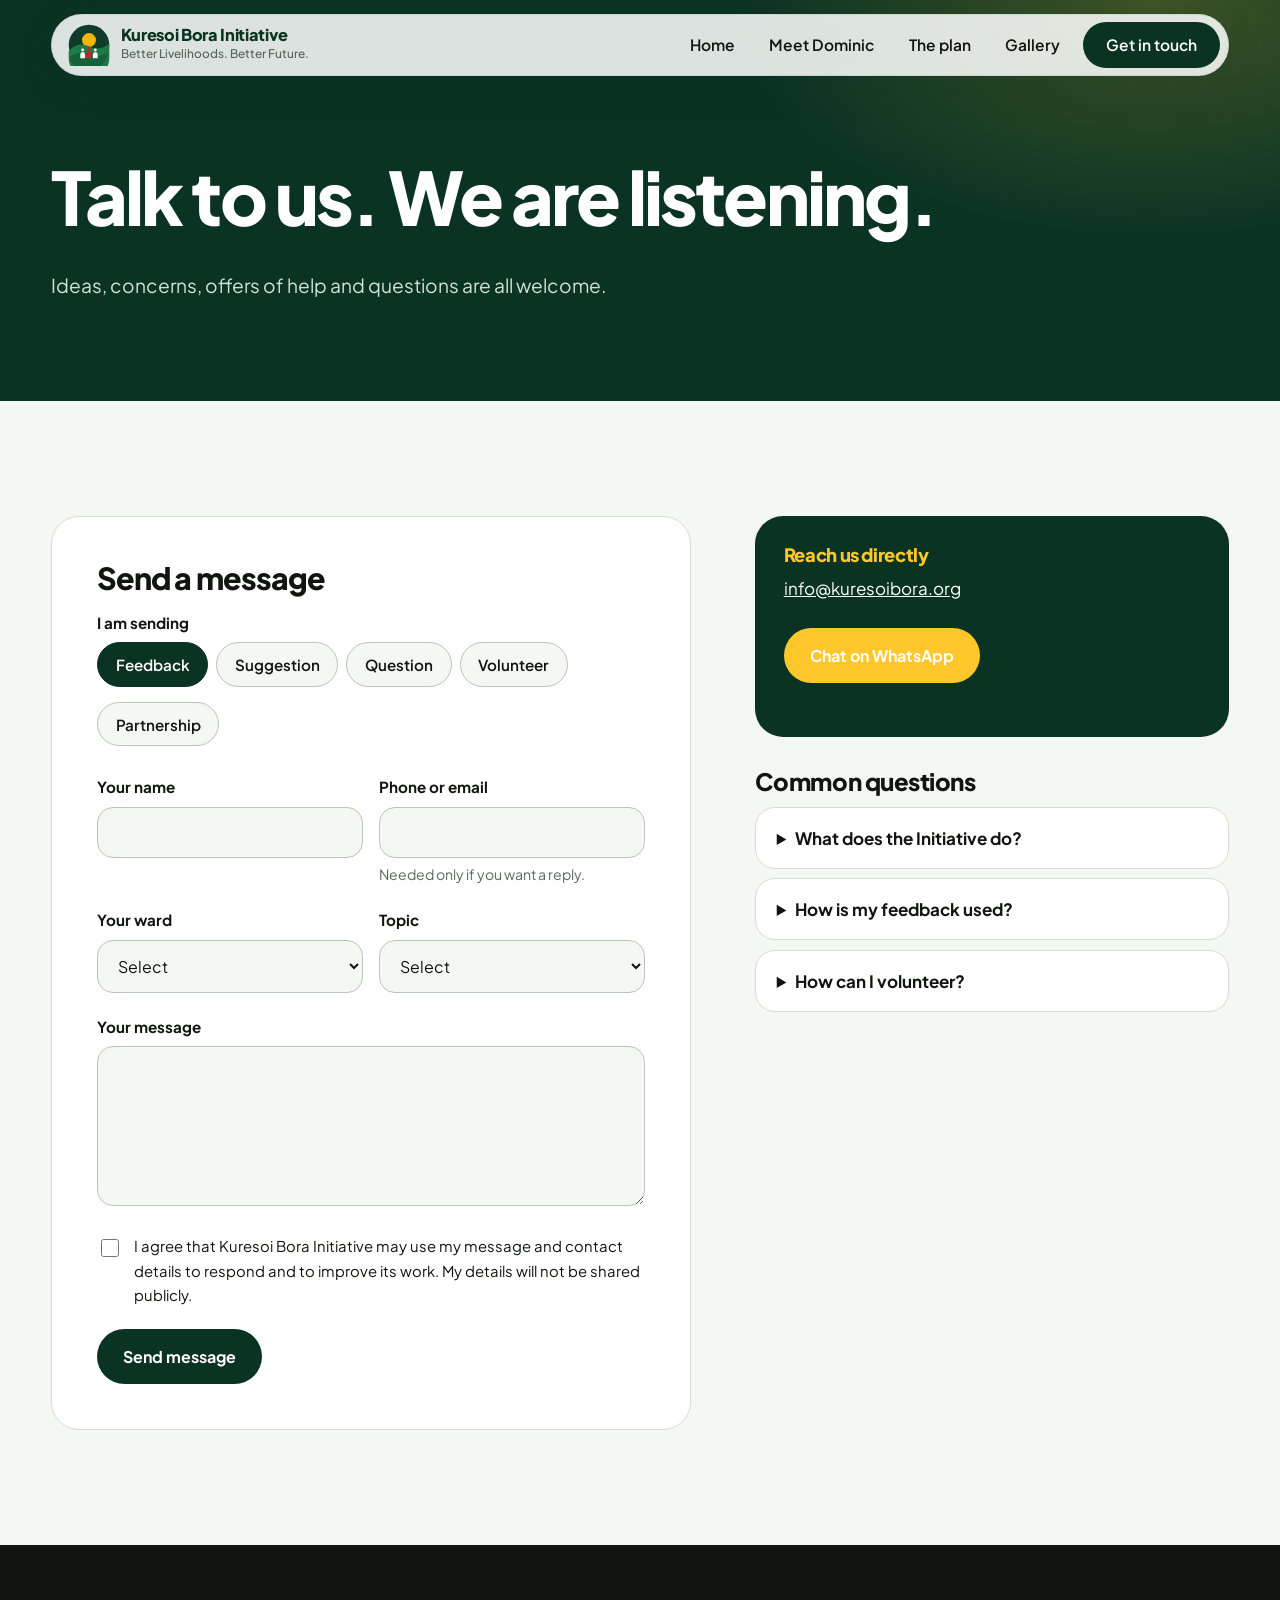
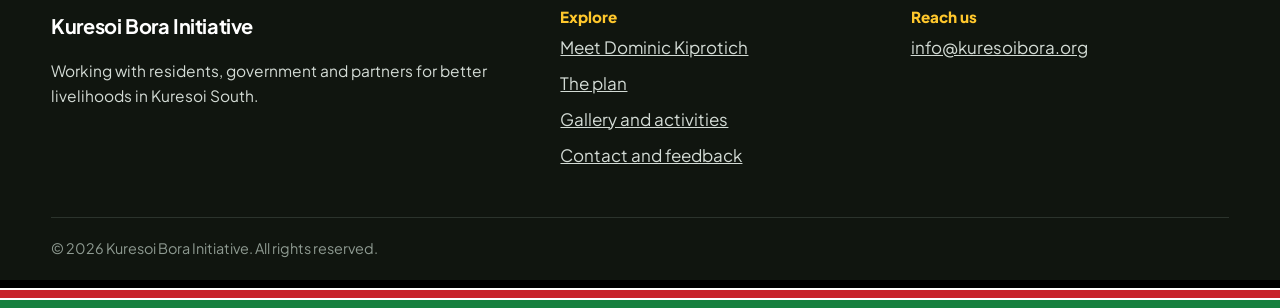
<file: contact.html>
<!DOCTYPE html>
<html lang="en">
<head>
<meta charset="utf-8">
<meta name="viewport" content="width=device-width, initial-scale=1">
<title>Contact and feedback | Kuresoi Bora Initiative</title>
<meta name="description" content="Send feedback, volunteer or partner with Kuresoi Bora Initiative.">
<meta property="og:title" content="Contact and feedback | Kuresoi Bora Initiative">
<meta property="og:description" content="Send feedback, volunteer or partner with Kuresoi Bora Initiative.">
<meta property="og:type" content="website">
<meta property="og:url" content="https://www.kuresoibora.org/contact.html">
<meta name="theme-color" content="#0A3324">
<link rel="icon" href="assets/favicon.svg" type="image/svg+xml">
<link rel="preconnect" href="https://fonts.googleapis.com">
<link rel="preconnect" href="https://fonts.gstatic.com" crossorigin>
<link href="https://fonts.googleapis.com/css2?family=Plus+Jakarta+Sans:wght@400;500;600;700;800&display=swap" rel="stylesheet">
<link rel="stylesheet" href="css/styles.css">
</head>
<body>
<a class="skip" href="#main">Skip to content</a>
<header class="site-header">
  <div class="wrap">
    <nav class="nav" aria-label="Main">
      <a class="brand" href="index.html"><img src="assets/logo.svg" alt="" width="42" height="42"><span><b>Kuresoi Bora Initiative</b><small>Better Livelihoods. Better Future.</small></span></a>
      <button class="menu-toggle" aria-expanded="false" aria-controls="menu">Menu</button>
      <ul class="menu" id="menu">
        <li><a href="index.html">Home</a></li>
        <li><a href="index.html#dominic">Meet Dominic</a></li>
        <li><a href="index.html#plan">The plan</a></li>
        <li><a href="gallery.html">Gallery</a></li>
        <li><a class="btn" href="contact.html" aria-current="page">Get in touch</a></li>
      </ul>
    </nav>
  </div>
</header>
<main id="main">
<section class="page-head"><div class="wrap">
  <h1>Talk to us. We are listening.</h1>
  <p>Ideas, concerns, offers of help and questions are all welcome.</p>
</div></section>
<section class="section">
  <div class="wrap contact">
    <form class="form" id="contact-form" novalidate>
      <h2 id="form">Send a message</h2>
      <fieldset class="field"><legend>I am sending</legend><div class="chips"><label class="chip"><input type="radio" name="type" value="Feedback" checked><span>Feedback</span></label><label class="chip"><input type="radio" name="type" value="Suggestion" ><span>Suggestion</span></label><label class="chip"><input type="radio" name="type" value="Question" ><span>Question</span></label><label class="chip"><input type="radio" name="type" value="Volunteer" ><span>Volunteer</span></label><label class="chip"><input type="radio" name="type" value="Partnership" ><span>Partnership</span></label></div></fieldset>
      <div class="two">
        <div class="field"><label for="name">Your name</label><input type="text" id="name" name="name" autocomplete="name" required></div>
        <div class="field"><label for="contact">Phone or email</label><input type="text" id="contact" name="contact" autocomplete="off"><small>Needed only if you want a reply.</small></div>
      </div>
      <div class="two">
        <div class="field"><label for="ward">Your ward</label><select id="ward" name="ward"><option value="">Select</option><option>Amalo</option><option>Keringet</option><option>Kiptagich</option><option>Tinet</option><option>Other</option></select></div>
        <div class="field"><label for="topic">Topic</label><select id="topic" name="topic"><option value="">Select</option><option>Agriculture</option><option>Education</option><option>Healthcare</option><option>Infrastructure</option><option>Good governance</option><option>Youth and women</option><option>Something else</option></select></div>
      </div>
      <div class="field"><label for="message">Your message</label><textarea id="message" name="message" required></textarea></div>
      <div class="hp" aria-hidden="true"><label>Leave empty<input type="text" name="company" tabindex="-1" autocomplete="off"></label></div>
      <div class="field check"><input type="checkbox" id="consent" name="consent" value="yes" required><label for="consent">I agree that Kuresoi Bora Initiative may use my message and contact details to respond and to improve its work. My details will not be shared publicly.</label></div>
      <button class="btn btn-dark" type="submit">Send message</button>
      <p class="status-msg" id="form-status" role="status" aria-live="polite"></p>
    </form>
    <aside class="aside">
      <div class="card">
        <h3>Reach us directly</h3>
        <ul>
          <li><a data-kbi="email" href="#">Email</a></li>
          <li><a data-kbi="phone" href="#">Phone</a></li>
          <li><a class="btn btn-sun" data-kbi="whatsappNumber" href="#" target="_blank" rel="noopener">Chat on WhatsApp</a></li>
          <li><a data-kbi="whatsappGroupLink" href="#" target="_blank" rel="noopener">Join our WhatsApp community</a></li>
          <li><a data-kbi="facebook" href="#" target="_blank" rel="noopener">Follow us on Facebook</a></li>
        </ul>
      </div>
      <h3>Common questions</h3>
      <details><summary>What does the Initiative do?</summary><p>We work with residents, government and other organisations to improve farming, education, health, infrastructure, governance and opportunities for youth and women.</p></details>
      <details><summary>How is my feedback used?</summary><p>Feedback helps us decide where to focus, what to raise with government and partners, and how to improve.</p></details>
      <details><summary>How can I volunteer?</summary><p>Choose Volunteer in the form and tell us your ward and skills. We will contact you when activities are being organised.</p></details>
    </aside>
  </div>
</section>
</main>
<footer class="site-footer">
  <div class="wrap foot">
    <div>
      <p><b style="font-size:1.25rem;color:#fff;letter-spacing:-.02em">Kuresoi Bora Initiative</b></p>
      <p>Working with residents, government and partners for better livelihoods in Kuresoi South.</p>
    </div>
    <div>
      <h4>Explore</h4>
      <ul>
        <li><a href="index.html#dominic">Meet Dominic Kiprotich</a></li>
        <li><a href="index.html#plan">The plan</a></li>
        <li><a href="gallery.html">Gallery and activities</a></li>
        <li><a href="contact.html">Contact and feedback</a></li>
      </ul>
    </div>
    <div>
      <h4>Reach us</h4>
      <ul>
        <li><a data-kbi="email" href="#">Email</a></li>
        <li><a data-kbi="phone" href="#">Phone</a></li>
        <li><a data-kbi="facebook" href="#" rel="noopener" target="_blank">Facebook</a></li>
        <li><a data-kbi="instagram" href="#" rel="noopener" target="_blank">Instagram</a></li>
        <li><a data-kbi="x" href="#" rel="noopener" target="_blank">X (Twitter)</a></li>
        <li><a data-kbi="youtube" href="#" rel="noopener" target="_blank">YouTube</a></li>
        <li><a data-kbi="tiktok" href="#" rel="noopener" target="_blank">TikTok</a></li>
      </ul>
    </div>
  </div>
  <div class="wrap copy">&copy; <span data-year>2026</span> Kuresoi Bora Initiative. All rights reserved.</div>
  <div class="flag" aria-hidden="true"><i></i><i></i><i></i><i></i><i></i></div>
</footer>
<script src="js/config.js"></script>
<script src="js/main.js"></script>
</body>
</html>
</file>
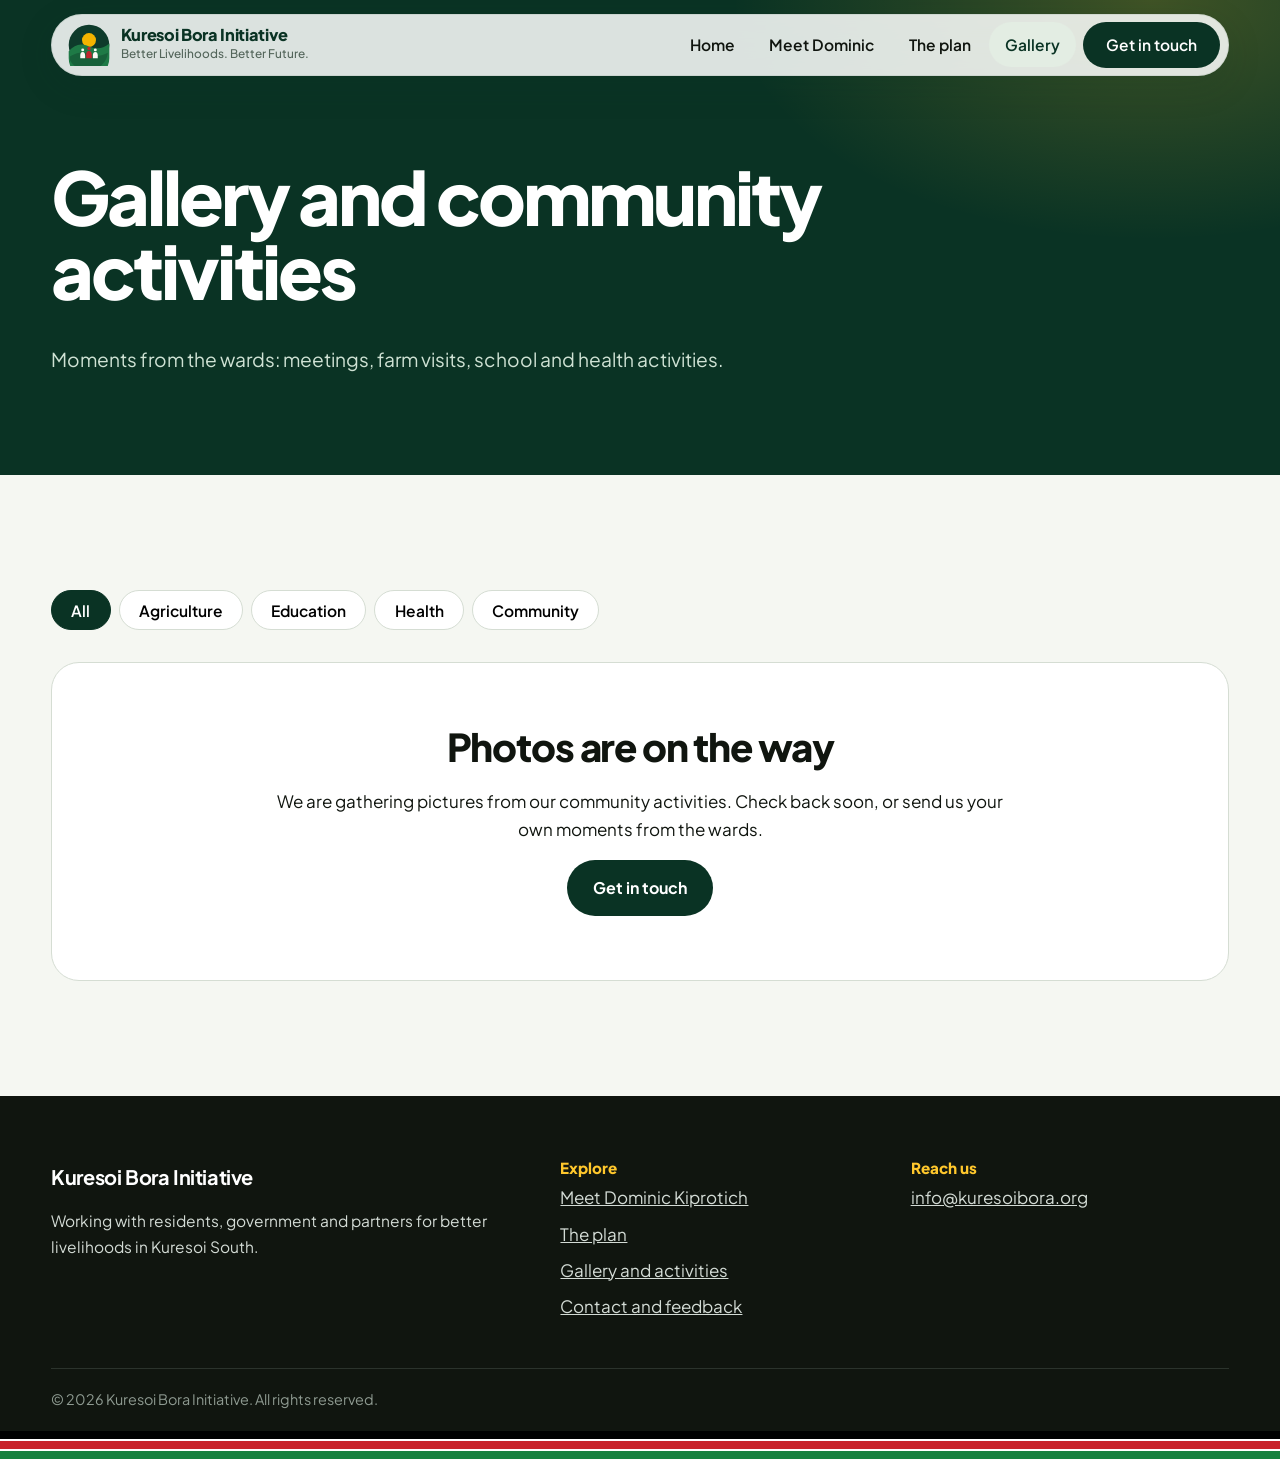
<file: gallery.html>
<!DOCTYPE html>
<html lang="en">
<head>
<meta charset="utf-8">
<meta name="viewport" content="width=device-width, initial-scale=1">
<title>Gallery and activities | Kuresoi Bora Initiative</title>
<meta name="description" content="Photos and community activities from Kuresoi Bora Initiative in Kuresoi South.">
<meta property="og:title" content="Gallery and activities | Kuresoi Bora Initiative">
<meta property="og:description" content="Photos and community activities from Kuresoi Bora Initiative in Kuresoi South.">
<meta property="og:type" content="website">
<meta property="og:url" content="https://www.kuresoibora.org/gallery.html">
<meta name="theme-color" content="#0A3324">
<link rel="icon" href="assets/favicon.svg" type="image/svg+xml">
<link rel="preconnect" href="https://fonts.googleapis.com">
<link rel="preconnect" href="https://fonts.gstatic.com" crossorigin>
<link href="https://fonts.googleapis.com/css2?family=Plus+Jakarta+Sans:wght@400;500;600;700;800&display=swap" rel="stylesheet">
<link rel="stylesheet" href="css/styles.css">
</head>
<body>
<a class="skip" href="#main">Skip to content</a>
<header class="site-header">
  <div class="wrap">
    <nav class="nav" aria-label="Main">
      <a class="brand" href="index.html"><img src="assets/logo.svg" alt="" width="42" height="42"><span><b>Kuresoi Bora Initiative</b><small>Better Livelihoods. Better Future.</small></span></a>
      <button class="menu-toggle" aria-expanded="false" aria-controls="menu">Menu</button>
      <ul class="menu" id="menu">
        <li><a href="index.html">Home</a></li>
        <li><a href="index.html#dominic">Meet Dominic</a></li>
        <li><a href="index.html#plan">The plan</a></li>
        <li><a href="gallery.html" aria-current="page">Gallery</a></li>
        <li><a class="btn" href="contact.html">Get in touch</a></li>
      </ul>
    </nav>
  </div>
</header>
<main id="main">
<section class="page-head"><div class="wrap">
  <h1>Gallery and community activities</h1>
  <p>Moments from the wards: meetings, farm visits, school and health activities.</p>
</div></section>
<section class="section">
  <div class="wrap">
    <div class="filters" role="group" aria-label="Filter photos">
      <button type="button" data-cat="All" aria-pressed="true">All</button>
      <button type="button" data-cat="Agriculture" aria-pressed="false">Agriculture</button>
      <button type="button" data-cat="Education" aria-pressed="false">Education</button>
      <button type="button" data-cat="Health" aria-pressed="false">Health</button>
      <button type="button" data-cat="Community" aria-pressed="false">Community</button>
    </div>
    <div class="grid" id="gallery-grid"></div>
    <div class="empty" id="gallery-empty" hidden>
      <h2>Photos are on the way</h2>
      <p>We are gathering pictures from our community activities. Check back soon, or send us your own moments from the wards.</p>
      <a class="btn btn-dark" href="contact.html">Get in touch</a>
    </div>
  </div>
</section>
<section class="section" id="events-section" style="padding-top:0">
  <div class="wrap">
    <h2>Activities</h2>
    <div class="events" id="events-list"></div>
  </div>
</section>
<div class="lightbox" id="lightbox" role="dialog" aria-modal="true" aria-label="Photo viewer">
  <button type="button">Close</button>
  <figure id="lb-body"></figure>
</div>
</main>
<footer class="site-footer">
  <div class="wrap foot">
    <div>
      <p><b style="font-size:1.25rem;color:#fff;letter-spacing:-.02em">Kuresoi Bora Initiative</b></p>
      <p>Working with residents, government and partners for better livelihoods in Kuresoi South.</p>
    </div>
    <div>
      <h4>Explore</h4>
      <ul>
        <li><a href="index.html#dominic">Meet Dominic Kiprotich</a></li>
        <li><a href="index.html#plan">The plan</a></li>
        <li><a href="gallery.html">Gallery and activities</a></li>
        <li><a href="contact.html">Contact and feedback</a></li>
      </ul>
    </div>
    <div>
      <h4>Reach us</h4>
      <ul>
        <li><a data-kbi="email" href="#">Email</a></li>
        <li><a data-kbi="phone" href="#">Phone</a></li>
        <li><a data-kbi="facebook" href="#" rel="noopener" target="_blank">Facebook</a></li>
        <li><a data-kbi="instagram" href="#" rel="noopener" target="_blank">Instagram</a></li>
        <li><a data-kbi="x" href="#" rel="noopener" target="_blank">X (Twitter)</a></li>
        <li><a data-kbi="youtube" href="#" rel="noopener" target="_blank">YouTube</a></li>
        <li><a data-kbi="tiktok" href="#" rel="noopener" target="_blank">TikTok</a></li>
      </ul>
    </div>
  </div>
  <div class="wrap copy">&copy; <span data-year>2026</span> Kuresoi Bora Initiative. All rights reserved.</div>
  <div class="flag" aria-hidden="true"><i></i><i></i><i></i><i></i><i></i></div>
</footer>
<script src="js/config.js"></script>
<script src="js/gallery-data.js"></script>
<script src="js/main.js"></script>
</body>
</html>
</file>
<file: css/styles.css>
/* Kuresoi Bora Initiative — styles. Palette follows the Plan B campaign colours. */
:root{
  --forest:#0A3324; --green:#17803F; --green-d:#14663A; --sun:#FFC72C; --red:#C8242B;
  --ink:#10150F; --paper:#F5F7F2; --mist:#E3EDE3; --white:#fff; --line:#d5ddd3;
  --font:"Plus Jakarta Sans",system-ui,-apple-system,"Segoe UI",Roboto,"Helvetica Neue",Arial,sans-serif;
  --wrap:1180px; --r:28px;
}
*,*::before,*::after{box-sizing:border-box}
html{scroll-behavior:smooth;scroll-padding-top:100px}
body{margin:0;font:400 1.0625rem/1.65 var(--font);color:var(--ink);background:var(--paper);-webkit-font-smoothing:antialiased}
body:has(dialog[open]){overflow:hidden}
img,svg{max-width:100%;display:block}
a{color:var(--green-d)}
h1,h2,h3,h4{font-family:var(--font);margin:0 0 .5em;letter-spacing:-.03em;line-height:1.06;font-weight:800}
h1{font-size:clamp(2.7rem,7vw,5.6rem);letter-spacing:-.04em;line-height:1}
h2{font-size:clamp(2rem,4.6vw,3.6rem)}
h3{font-size:1.5rem;letter-spacing:-.02em}
p{margin:0 0 1em;max-width:62ch}
.wrap{width:min(var(--wrap),92%);margin-inline:auto}
.section{padding:clamp(4rem,9vw,7.5rem) 0}
.lead{font-size:clamp(1.1rem,1.6vw,1.3rem);line-height:1.55}
.skip{position:absolute;left:-999px;top:0;background:var(--sun);color:var(--ink);padding:.6rem 1rem;z-index:100}
.skip:focus{left:0}
:focus-visible{outline:3px solid var(--sun);outline-offset:3px;border-radius:8px}

.btn{display:inline-flex;align-items:center;gap:.5rem;font:700 1rem var(--font);padding:.95rem 1.5rem;border-radius:999px;border:2px solid transparent;text-decoration:none;cursor:pointer;transition:transform .2s,background .2s,box-shadow .2s}
.btn:hover{transform:translateY(-2px);box-shadow:0 10px 24px rgba(0,0,0,.16)}
.btn-sun{background:var(--sun);color:var(--ink)}
.btn-ghost{border-color:rgba(255,255,255,.55);color:#fff}
.btn-ghost:hover{background:rgba(255,255,255,.1)}
.btn-dark{background:var(--forest);color:#fff}
.btn-white{background:#fff;color:var(--forest)}

/* Floating pill navigation */
.site-header{position:sticky;top:0;z-index:50;padding:14px 0;height:88px}
.nav{display:flex;align-items:center;justify-content:space-between;gap:1rem;background:rgba(255,255,255,.86);backdrop-filter:blur(14px) saturate(1.4);-webkit-backdrop-filter:blur(14px) saturate(1.4);border:1px solid rgba(10,51,36,.08);border-radius:999px;padding:.45rem .5rem .45rem 1rem;box-shadow:0 10px 36px rgba(10,51,36,.14)}
.brand{display:flex;align-items:center;gap:.65rem;text-decoration:none;color:var(--forest)}
.brand img{width:42px;height:42px}
.brand b{font-weight:800;font-size:1.02rem;letter-spacing:-.02em;line-height:1.1;display:block}
.brand small{display:block;font-size:.74rem;color:#53655a;font-weight:500}
.menu{display:flex;align-items:center;gap:.15rem;list-style:none;margin:0;padding:0}
.menu a{display:block;padding:.6rem 1rem;border-radius:999px;text-decoration:none;color:var(--ink);font-weight:600;font-size:.97rem;transition:background .2s}
.menu a:hover{background:var(--mist)}
.menu a[aria-current="page"]{background:var(--mist);color:var(--forest)}
.menu a.btn{background:var(--forest);color:#fff;margin-left:.3rem;padding:.7rem 1.3rem}
.menu a.btn:hover{background:var(--green-d)}
.menu-toggle{display:none;background:var(--forest);color:#fff;border:0;border-radius:999px;padding:.6rem 1.1rem;font:700 .95rem var(--font);cursor:pointer}
main{margin-top:-88px}

/* Hero */
.hero{position:relative;overflow:hidden;color:#fff;padding:calc(88px + clamp(2.5rem,6vw,5rem)) 0 clamp(3.5rem,8vw,6rem);
  background:radial-gradient(900px 520px at 85% 15%,rgba(255,199,44,.22),transparent 60%),radial-gradient(700px 500px at 0% 100%,rgba(23,128,63,.45),transparent 60%),var(--forest)}
.hero-grid{display:grid;grid-template-columns:1.15fr .85fr;gap:clamp(2rem,5vw,4rem);align-items:center}
.hero h1{margin-bottom:.4em}
.hero .lead{color:#d4e5d9;max-width:36em}
.hero .actions{display:flex;flex-wrap:wrap;gap:.8rem;margin-top:2rem}
.hero-art{position:relative;aspect-ratio:1/1.05;border-radius:40px;overflow:hidden;background:linear-gradient(170deg,#1c8a49 0%,#0f4d30 55%,#0A3324 100%);box-shadow:0 30px 70px rgba(0,0,0,.35)}
.hero-art svg{position:absolute;inset:0;width:100%;height:100%}
.hero-art .sun{animation:rise 2.4s cubic-bezier(.2,.7,.2,1) both}
@keyframes rise{from{transform:translateY(120px);opacity:0}to{transform:none;opacity:1}}
.chip-float{position:absolute;display:flex;align-items:center;gap:.5rem;background:#fff;color:var(--forest);font-weight:700;font-size:.9rem;padding:.55rem .95rem .55rem .6rem;border-radius:999px;box-shadow:0 12px 30px rgba(0,0,0,.25)}
.chip-float i{width:1.7rem;height:1.7rem;border-radius:50%;display:grid;place-items:center}
.chip-float svg{position:static;width:1rem;height:1rem;stroke:#fff;fill:none;stroke-width:2;stroke-linecap:round;stroke-linejoin:round}

/* Marquee */
.marquee{background:var(--sun);color:var(--ink);overflow:hidden;white-space:nowrap;padding:1rem 0}
.marquee-track{display:inline-flex;gap:2rem;animation:slide 38s linear infinite;padding-left:2rem}
.marquee:hover .marquee-track{animation-play-state:paused}
.marquee span{font-weight:800;font-size:clamp(1.1rem,2.2vw,1.6rem);letter-spacing:-.02em;display:inline-flex;align-items:center;gap:2rem}
.marquee span::after{content:"";width:.7rem;height:.7rem;border-radius:50%;background:var(--forest)}
@keyframes slide{to{transform:translateX(-50%)}}

/* Dominic */
.profile{display:grid;grid-template-columns:minmax(260px,430px) 1fr;gap:clamp(2rem,6vw,5.5rem);align-items:center}
.portrait{position:relative;aspect-ratio:4/5;border-radius:var(--r);isolation:isolate}
.portrait::before{content:"";position:absolute;width:62%;aspect-ratio:1;border-radius:50%;background:var(--sun);right:-8%;bottom:-6%;z-index:-1}
.portrait img,.portrait .initials{position:absolute;inset:0;width:100%;height:100%;border-radius:var(--r);object-fit:cover}
.portrait .initials{display:grid;place-items:center;font-weight:800;font-size:6rem;letter-spacing:-.04em;color:var(--sun);background:linear-gradient(160deg,var(--green-d),var(--forest))}
.role{font-weight:700;font-size:1.15rem;color:var(--green-d);margin:-.2rem 0 1.4rem}
.tags{display:flex;flex-wrap:wrap;gap:.5rem;list-style:none;margin:1.4rem 0 0;padding:0}
.tags li{background:var(--mist);color:var(--forest);font-weight:600;font-size:.92rem;padding:.45rem .9rem;border-radius:999px}
.word{margin-top:clamp(3rem,7vw,5rem);background:var(--forest);color:#fff;border-radius:36px;padding:clamp(1.8rem,5vw,4rem);position:relative;overflow:hidden}
.word::after{content:"";position:absolute;right:-90px;top:-90px;width:300px;height:300px;border-radius:50%;background:var(--sun);opacity:.16}
.word h3{color:var(--sun);font-size:1.1rem;letter-spacing:0;margin-bottom:1.2rem}
.word p{font-size:clamp(1.15rem,2vw,1.5rem);line-height:1.5;letter-spacing:-.01em;max-width:46em;color:#eaf3ec;position:relative}
.word .sign{font-weight:800;font-size:1.15rem;margin:1.8rem 0 0;color:#fff}
.word .sign small{display:block;font-weight:500;font-size:.95rem;color:#b5cfbd}

/* Plan bento */
.plan-head{display:flex;justify-content:space-between;align-items:end;gap:2rem;flex-wrap:wrap;margin-bottom:2.5rem}
.plan-head h2{margin:0;max-width:11em}
.plan-head p{margin:0;color:#41544a}
.bento{display:grid;grid-template-columns:repeat(6,1fr);gap:1rem}
.tile{all:unset;box-sizing:border-box;cursor:pointer;display:flex;flex-direction:column;gap:.9rem;border-radius:var(--r);padding:clamp(1.4rem,2.6vw,2.1rem);min-height:300px;position:relative;transition:transform .25s,box-shadow .25s}
.tile:hover{transform:translateY(-5px);box-shadow:0 22px 44px rgba(10,51,36,.18)}
.tile:focus-visible{outline:3px solid var(--sun);outline-offset:3px}
.tile .ic{width:3rem;height:3rem;border-radius:16px;display:grid;place-items:center;background:rgba(255,255,255,.18)}
.tile .ic svg{width:1.5rem;height:1.5rem;fill:none;stroke:currentColor;stroke-width:1.8;stroke-linecap:round;stroke-linejoin:round}
.tile h3{font-size:clamp(1.5rem,2.4vw,2.1rem);margin:0}
.tile p{margin:0;opacity:.88;font-size:1rem}
.tile ul{margin:0;padding:0;list-style:none;display:grid;gap:.35rem;font-weight:600;font-size:.97rem}
.tile li::before{content:"+";margin-right:.55rem;font-weight:800}
.tile .more{margin-top:auto;display:inline-flex;align-items:center;gap:.5rem;font-weight:700;font-size:.95rem}
.tile .more svg{width:1.7rem;height:1.7rem;padding:.4rem;border-radius:50%;background:currentColor;transition:transform .25s}
.tile .more svg path{stroke:var(--tile-bg);stroke-width:2.4;fill:none;stroke-linecap:round}
.tile:hover .more svg{transform:rotate(90deg)}
.t-agri{grid-column:span 4;background:var(--green);color:#fff;--tile-bg:var(--green)}
.t-edu{grid-column:span 2;background:var(--sun);color:var(--ink);--tile-bg:var(--sun)}
.t-edu .ic{background:rgba(16,21,15,.1)}
.t-health{grid-column:span 2;background:var(--red);color:#fff;--tile-bg:var(--red)}
.t-infra{grid-column:span 2;background:var(--ink);color:#fff;--tile-bg:var(--ink)}
.t-gov{grid-column:span 2;background:var(--forest);color:#fff;--tile-bg:var(--forest)}
.t-youth{grid-column:span 6;background:var(--mist);color:var(--forest);--tile-bg:var(--mist);min-height:0;display:grid;grid-template-columns:1.1fr 1fr auto;align-items:center;gap:1.5rem}
.t-youth .ic{background:rgba(10,51,36,.1)}
.t-youth .more{margin:0}

/* Dialog */
dialog{border:0;padding:0;border-radius:32px;width:min(760px,94vw);max-height:90vh;color:var(--ink);background:#fff;box-shadow:0 40px 90px rgba(0,0,0,.4)}
dialog::backdrop{background:rgba(6,25,17,.65);backdrop-filter:blur(6px)}
dialog[open]{animation:pop .28s cubic-bezier(.2,.8,.2,1)}
@keyframes pop{from{transform:translateY(18px) scale(.98);opacity:0}to{transform:none;opacity:1}}
.dlg-top{position:sticky;top:0;display:flex;justify-content:flex-end;padding:1rem 1rem 0;background:linear-gradient(#fff 70%,transparent)}
.dlg-close{background:var(--mist);border:0;border-radius:999px;padding:.55rem 1.1rem;font:700 .95rem var(--font);cursor:pointer;color:var(--forest)}
.dlg-body{padding:0 clamp(1.4rem,4vw,2.8rem) clamp(1.6rem,4vw,2.8rem)}
.dlg-body h3{font-size:clamp(1.9rem,4vw,2.6rem);color:var(--forest)}
.dlg-body h4{font-size:.95rem;letter-spacing:0;color:var(--green-d);margin:1.6rem 0 .5rem}
.dlg-body ul{padding-left:1.2rem;margin:0}
.dlg-body li{margin-bottom:.5rem}
.partners{display:flex;flex-wrap:wrap;gap:.45rem;list-style:none;padding:0!important}
.partners li{margin:0;background:var(--mist);color:var(--forest);padding:.35rem .9rem;border-radius:999px;font-size:.92rem;font-weight:600}

/* Steps */
.steps{display:grid;grid-template-columns:repeat(4,1fr);gap:1rem;list-style:none;margin:2.6rem 0 0;padding:0;counter-reset:s}
.steps li{counter-increment:s;background:#fff;border-radius:var(--r);padding:1.6rem;border:1px solid var(--line)}
.steps li::before{content:counter(s);display:grid;place-items:center;width:2.6rem;height:2.6rem;border-radius:50%;background:var(--sun);font-weight:800;font-size:1.1rem;margin-bottom:1.2rem}
.steps h3{font-size:1.3rem}
.steps p{margin:0;font-size:1rem;color:#41544a}

/* Picker */
.picker-wrap{background:var(--forest);color:#fff;border-radius:40px;padding:clamp(1.8rem,5vw,4rem);display:grid;grid-template-columns:1fr 1.2fr;gap:clamp(2rem,5vw,4rem);align-items:center}
.picker-wrap h2{margin-bottom:.4em}
.picker-wrap p{color:#c3d8c9}
.picker fieldset{border:0;padding:0;margin:0 0 1.6rem}
.picker legend{font-weight:700;margin-bottom:.7rem;padding:0;color:var(--sun)}
.chips{display:flex;flex-wrap:wrap;gap:.5rem}
.chip{position:relative}
.chip input{position:absolute;opacity:0;inset:0;cursor:pointer;width:100%;height:100%;margin:0}
.chip span{display:block;padding:.55rem 1.1rem;border:1.5px solid rgba(255,255,255,.3);border-radius:999px;font-weight:600;transition:.2s}
.chip:hover span{border-color:#fff}
.chip input:checked+span{background:var(--sun);border-color:var(--sun);color:var(--ink)}
.chip input:focus-visible+span{outline:3px solid #fff;outline-offset:2px}

/* CTA */
.cta .cols{display:grid;grid-template-columns:repeat(3,1fr);gap:1rem;margin-top:2.4rem}
.cta a{display:flex;flex-direction:column;gap:.5rem;justify-content:space-between;min-height:220px;background:#fff;border:1px solid var(--line);border-radius:var(--r);padding:1.7rem;text-decoration:none;color:var(--ink);transition:transform .25s,background .25s,color .25s}
.cta a:hover{transform:translateY(-5px);background:var(--forest);color:#fff}
.cta a h3{font-size:1.7rem;margin:0}
.cta a p{margin:0;font-size:1rem;opacity:.8}
.cta a span{font-weight:700}

/* Page heads */
.page-head{color:#fff;padding:calc(88px + clamp(2.5rem,6vw,4.5rem)) 0 clamp(3rem,7vw,5rem);background:radial-gradient(700px 400px at 90% 0%,rgba(255,199,44,.22),transparent 60%),var(--forest)}
.page-head h1{font-size:clamp(2.4rem,6vw,4.6rem);max-width:13em}
.page-head p{font-size:1.2rem;color:#cfe2d4;max-width:40em}

/* Gallery */
.filters{display:flex;flex-wrap:wrap;gap:.5rem;margin-bottom:2rem}
.filters button{font:600 .97rem var(--font);padding:.6rem 1.2rem;border-radius:999px;border:1.5px solid var(--line);background:#fff;cursor:pointer;transition:.2s}
.filters button:hover{border-color:var(--forest)}
.filters button[aria-pressed="true"]{background:var(--forest);border-color:var(--forest);color:#fff}
.grid{columns:3 280px;column-gap:1rem}
.photo{break-inside:avoid;margin:0 0 1rem;border-radius:22px;overflow:hidden;background:#fff}
.photo button{display:block;width:100%;padding:0;border:0;background:none;cursor:zoom-in}
.photo img{width:100%;height:auto;transition:transform .5s}
.photo:hover img{transform:scale(1.03)}
.photo button{overflow:hidden}
.photo figcaption{padding:.8rem 1rem 1rem;font-size:.97rem}
.photo figcaption b{display:block;font-size:.82rem;color:var(--green-d);margin-bottom:.15rem}
.empty{background:#fff;border:1px solid var(--line);border-radius:var(--r);padding:clamp(2rem,6vw,4rem);text-align:center}
.empty h2{font-size:clamp(1.6rem,3.5vw,2.4rem)}
.empty p{margin-inline:auto}
.events{display:grid;gap:.8rem;margin-top:1.6rem}
.event{display:grid;grid-template-columns:190px 1fr auto;gap:1.2rem;align-items:center;background:#fff;border-radius:22px;padding:1.2rem 1.5rem;border:1px solid var(--line)}
.event time{font-weight:800;color:var(--forest)}
.event h3{font-size:1.15rem;margin:0 0 .15rem}
.event p{margin:0;font-size:.97rem;color:#41544a}
.status{font-weight:700;font-size:.82rem;padding:.35rem .85rem;border-radius:999px;background:#FFF0BF;color:#6d5000;white-space:nowrap}
.status.Confirmed{background:var(--mist);color:var(--forest)}
.status.Completed{background:var(--forest);color:#fff}
.lightbox{position:fixed;inset:0;background:rgba(6,25,17,.94);display:none;place-items:center;z-index:200;padding:1.5rem}
.lightbox.open{display:grid}
.lightbox figure{margin:0;max-width:min(1000px,100%);color:#fff;text-align:center}
.lightbox img{max-height:78vh;margin:auto;border-radius:18px}
.lightbox figcaption{margin-top:.8rem}
.lightbox button{position:absolute;top:1rem;right:1rem;background:var(--sun);border:0;border-radius:999px;padding:.7rem 1.2rem;font:700 1rem var(--font);cursor:pointer}

/* Contact */
.contact{display:grid;grid-template-columns:1.35fr 1fr;gap:clamp(2rem,5vw,4rem);align-items:start}
.form{background:#fff;border-radius:var(--r);padding:clamp(1.5rem,4vw,2.8rem);border:1px solid var(--line)}
.form h2{font-size:1.9rem}
.field{margin-bottom:1.3rem}
.field label,.field legend{display:block;font-weight:700;font-size:.95rem;margin-bottom:.45rem;padding:0}
.field small{display:block;color:#5a695f;font-size:.88rem;margin-top:.3rem}
.field input[type=text],.field select,.field textarea{width:100%;font:1rem var(--font);padding:.9rem 1rem;border:1.5px solid #b8c6bb;border-radius:16px;background:var(--paper);color:var(--ink);transition:border-color .2s,box-shadow .2s}
.field textarea{min-height:160px;resize:vertical}
.field input:focus,.field select:focus,.field textarea:focus{outline:0;border-color:var(--green);box-shadow:0 0 0 4px rgba(23,128,63,.18)}
.two{display:grid;grid-template-columns:1fr 1fr;gap:1rem}
fieldset.field{border:0;padding:0;margin-inline:0}
.form .chip span{border-color:#b8c6bb;background:var(--paper);color:var(--ink)}
.form .chip:hover span{border-color:var(--forest)}
.form .chip input:checked+span{background:var(--forest);border-color:var(--forest);color:#fff}
.check{display:flex;gap:.7rem;align-items:flex-start}
.check input{margin-top:.3rem;width:1.15rem;height:1.15rem;accent-color:var(--forest);flex:none}
.check label{font-weight:400;font-size:.93rem;margin:0}
.hp{position:absolute;left:-9999px}
.status-msg{margin-top:1rem;padding:1rem 1.2rem;border-radius:16px;display:none;font-weight:600}
.status-msg.ok{display:block;background:var(--mist);color:var(--forest)}
.status-msg.err{display:block;background:#fde4e4;color:#7c1a1f}
.aside .card{background:var(--forest);color:#fff;border-radius:var(--r);padding:1.8rem;margin-bottom:2rem}
.aside .card h3{color:var(--sun);font-size:1.15rem}
.aside .card a{color:#fff}
.aside ul{list-style:none;margin:0;padding:0;display:grid;gap:.8rem}
.aside .btn{color:var(--ink)}
details{background:#fff;border:1px solid var(--line);border-radius:20px;padding:1rem 1.3rem;margin-bottom:.6rem}
summary{font-weight:700;cursor:pointer}
details p{margin:.7rem 0 0}

/* Footer */
.site-footer{background:var(--ink);color:#d3dbd5;padding:4rem 0 0}
.site-footer a{color:#d3dbd5}
.foot{display:grid;grid-template-columns:1.5fr 1fr 1fr;gap:2rem;padding-bottom:3rem}
.site-footer h4{color:var(--sun);font-size:.95rem;letter-spacing:0}
.site-footer ul{list-style:none;margin:0;padding:0;display:grid;gap:.5rem}
.site-footer p{font-size:.97rem}
.copy{border-top:1px solid #2b332c;padding:1.2rem 0;font-size:.9rem;color:#8e9a91}
.flag{display:grid;grid-template-rows:8px 2px 8px 2px 8px}
.flag i:nth-child(1){background:#000}.flag i:nth-child(3){background:var(--red)}.flag i:nth-child(5){background:var(--green)}.flag i:nth-child(2),.flag i:nth-child(4){background:#fff}

@media(max-width:1000px){
  .hero-grid,.profile,.picker-wrap{grid-template-columns:1fr}
  .hero-art{max-width:460px}
  .portrait{max-width:360px}
  .bento{grid-template-columns:repeat(2,1fr)}
  .t-agri,.t-youth{grid-column:span 2}
  .t-edu,.t-health,.t-infra,.t-gov{grid-column:span 1}
  .t-youth{grid-template-columns:1fr}
  .steps{grid-template-columns:1fr 1fr}
}
@media(max-width:780px){
  .menu-toggle{display:block}
  .menu{display:none;position:absolute;left:4%;right:4%;top:84px;background:#fff;border-radius:28px;box-shadow:0 20px 50px rgba(10,51,36,.2);flex-direction:column;align-items:stretch;padding:.8rem}
  .menu.open{display:flex}
  .menu a.btn{margin:.3rem 0 0;text-align:center;justify-content:center}
  .bento{grid-template-columns:1fr}
  .t-agri,.t-youth,.t-edu,.t-health,.t-infra,.t-gov{grid-column:span 1}
  .tile{min-height:0}
  .steps,.cta .cols,.contact,.foot{grid-template-columns:1fr}
  .event{grid-template-columns:1fr;gap:.4rem}
  .two{grid-template-columns:1fr}
  .chip-float{font-size:.8rem}
}
@media(prefers-reduced-motion:reduce){
  html{scroll-behavior:auto}
  .hero-art .sun,dialog[open]{animation:none}
  .marquee-track{animation:none;flex-wrap:wrap;white-space:normal}
  .btn:hover,.tile:hover,.cta a:hover{transform:none}
}
#dominic{overflow-x:clip}
</file>
